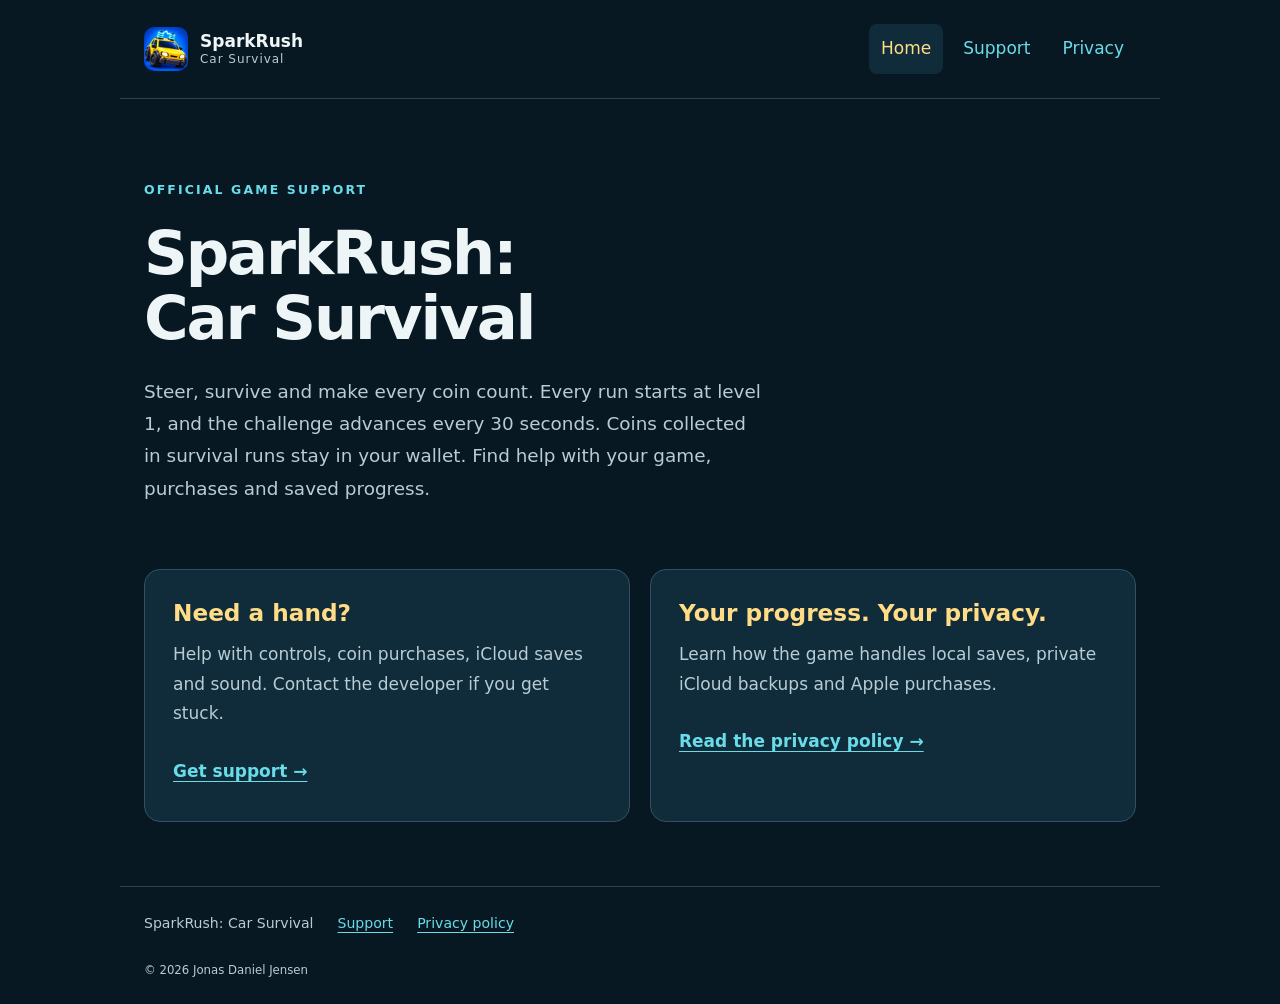
<file: index.html>
<!doctype html>
<html lang="en"><head><meta charset="utf-8"><meta name="viewport" content="width=device-width, initial-scale=1">
<title>Support &amp; privacy | SparkRush: Car Survival</title><meta name="description" content="Official support and privacy information for SparkRush: Car Survival.">
<link rel="icon" href="icon.png"><link rel="stylesheet" href="style.css"></head>
<body><a class="skip" href="#main">Skip to content</a><header><a class="brand" href="index.html"><img src="icon.png" alt="" width="44" height="44"><span>SparkRush<small>Car Survival</small></span></a><nav aria-label="Main navigation"><a href="index.html" aria-current="page">Home</a><a href="support.html">Support</a><a href="privacy.html">Privacy</a></nav></header>
<main id="main"><section class="hero"><p class="eyebrow">Official game support</p><h1>SparkRush:<br>Car Survival</h1><p class="lead">Steer, survive and make every coin count. Every run starts at level 1, and the challenge advances every 30 seconds. Coins collected in survival runs stay in your wallet. Find help with your game, purchases and saved progress.</p></section><div class="cards"><section class="card"><h2>Need a hand?</h2><p>Help with controls, coin purchases, iCloud saves and sound. Contact the developer if you get stuck.</p><a href="support.html">Get support →</a></section><section class="card"><h2>Your progress. Your privacy.</h2><p>Learn how the game handles local saves, private iCloud backups and Apple purchases.</p><a href="privacy.html">Read the privacy policy →</a></section></div></main><footer><span>SparkRush: Car Survival</span><a href="support.html">Support</a><a href="privacy.html">Privacy policy</a><small>© 2026 Jonas Daniel Jensen</small></footer></body></html>
</file>
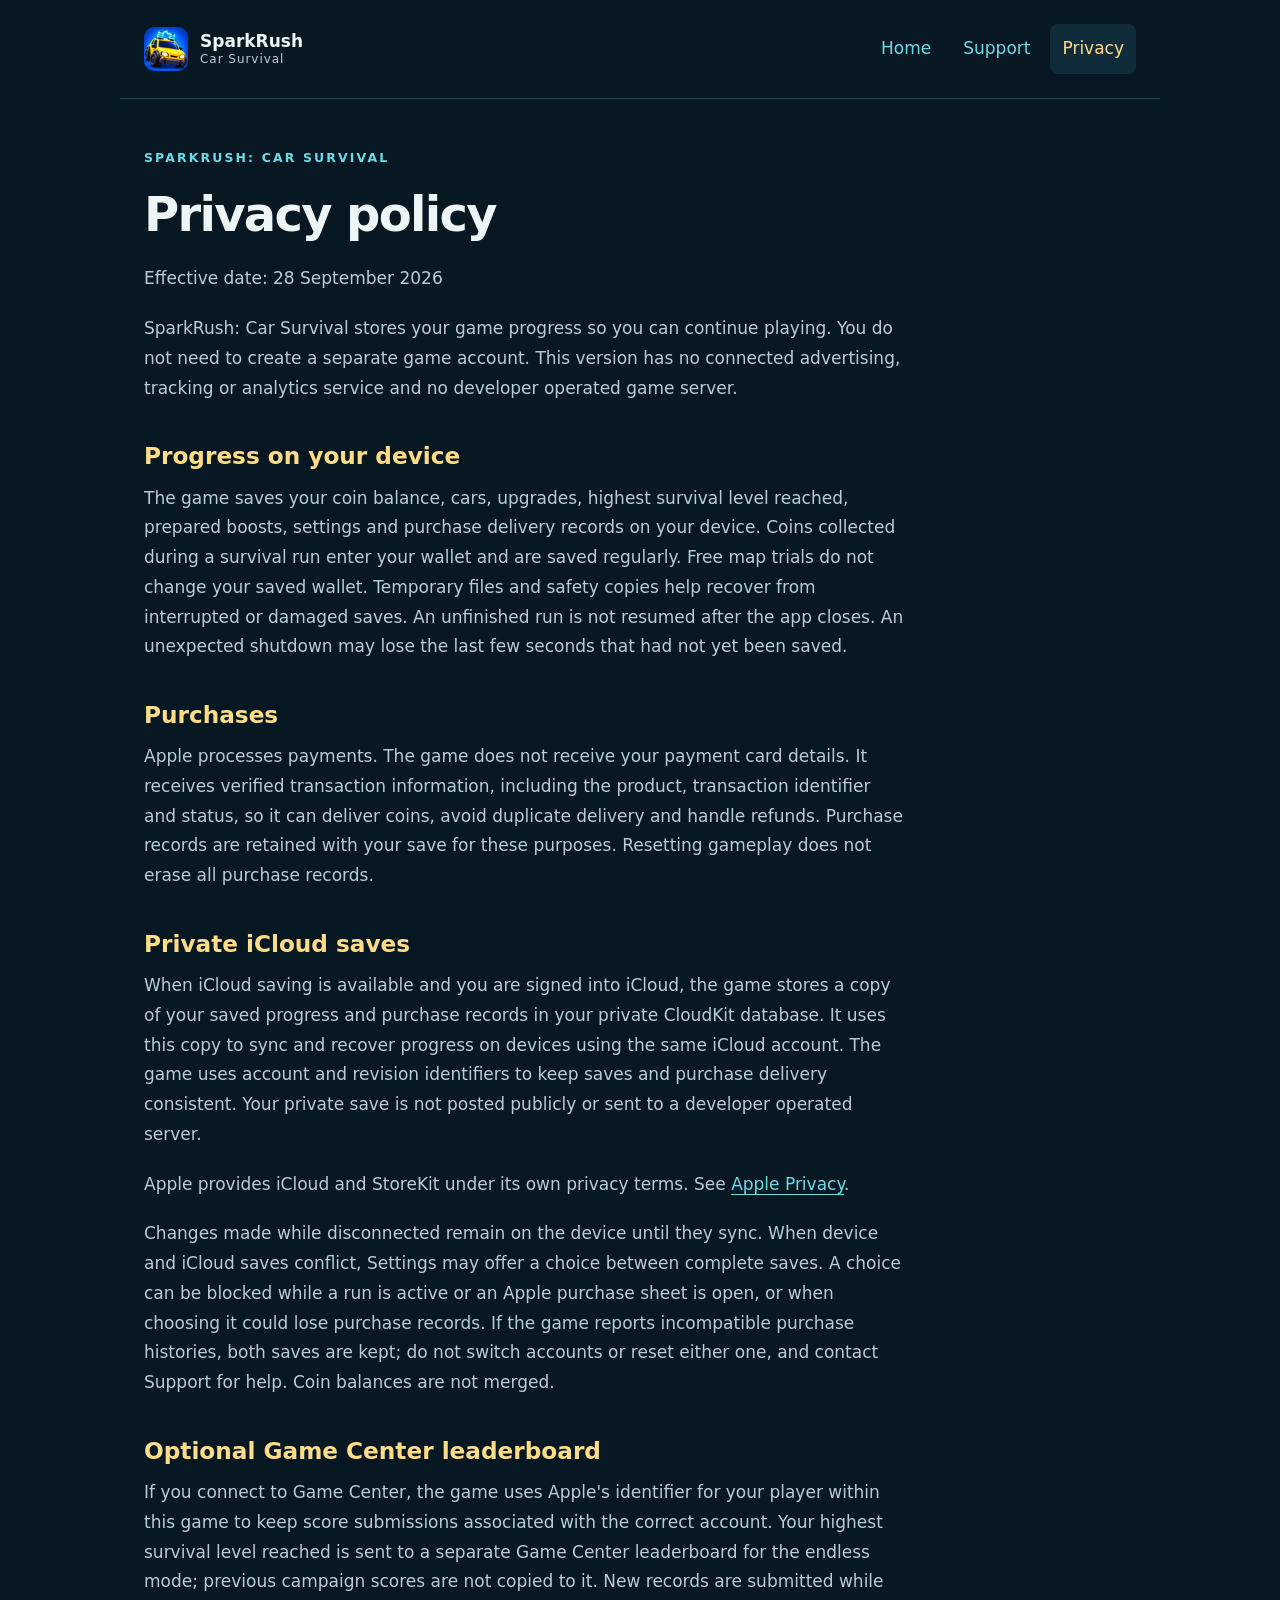
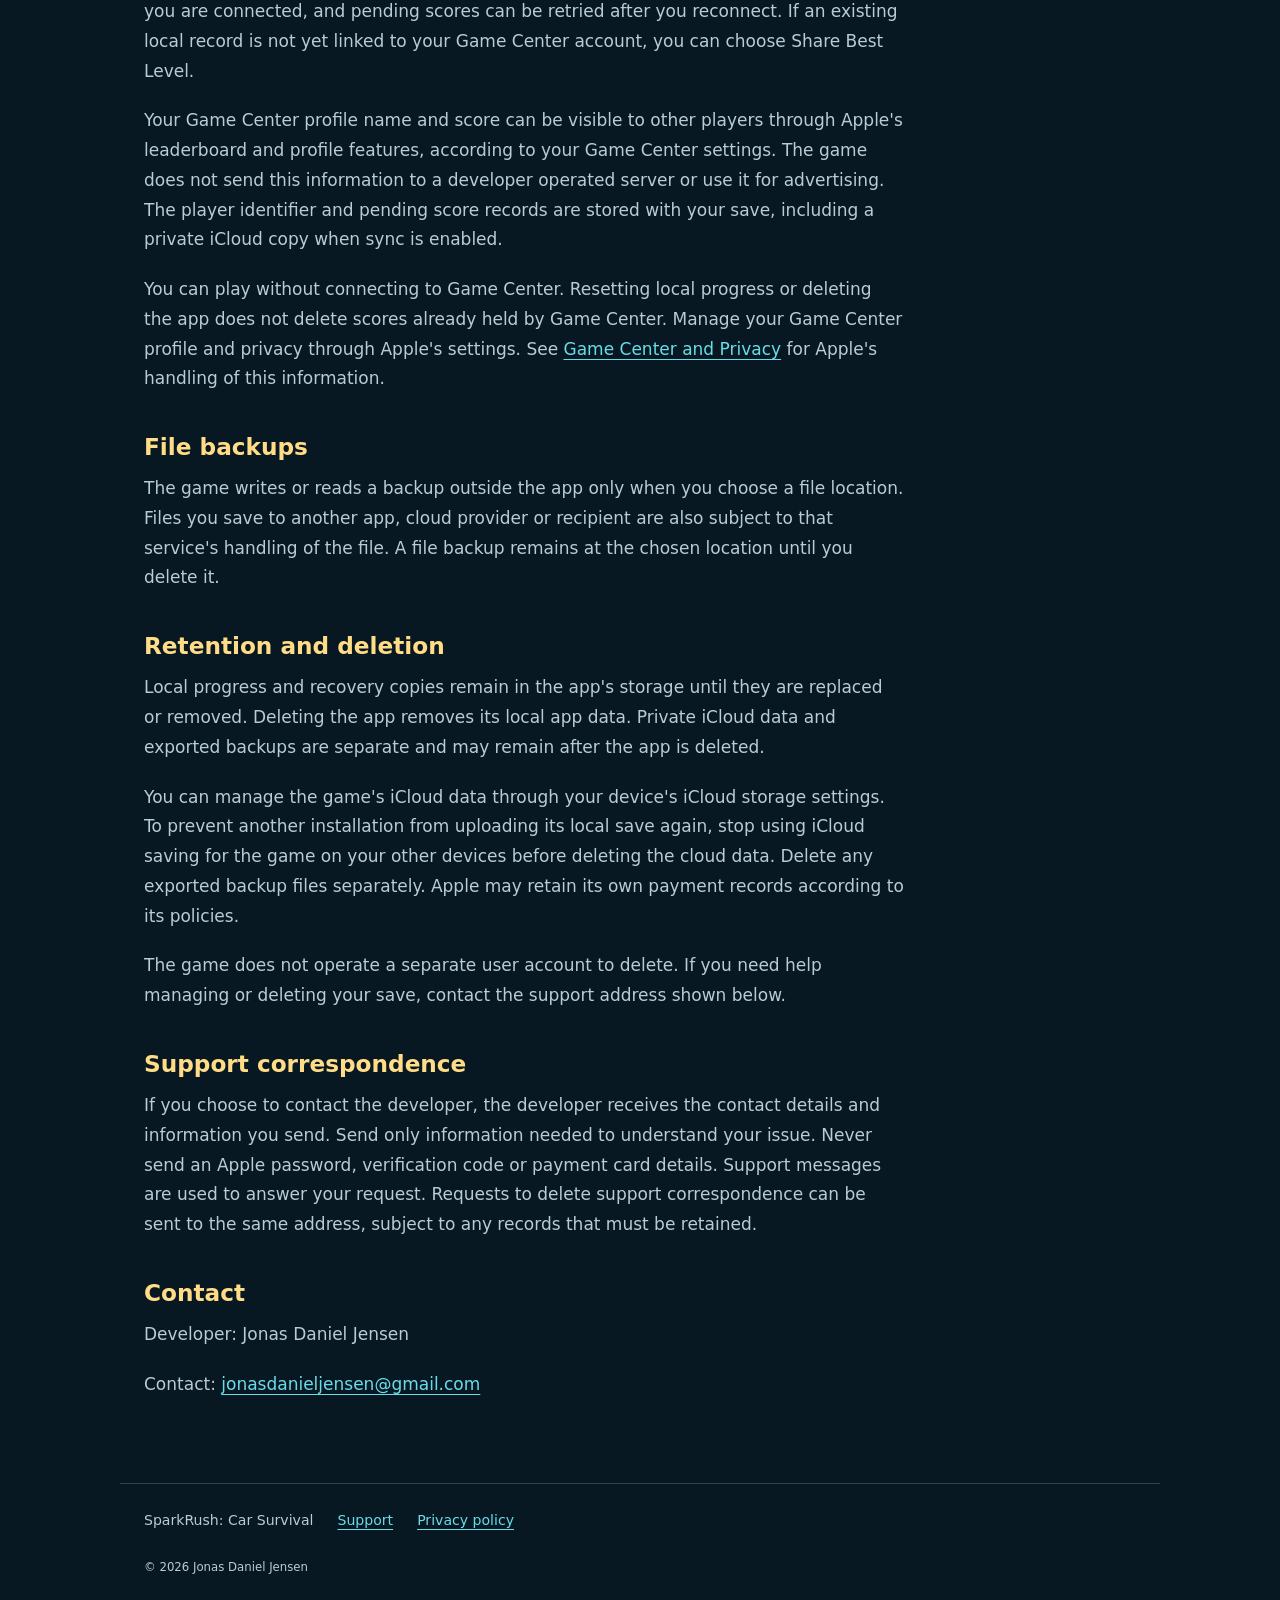
<file: privacy.html>
<!doctype html>
<html lang="en"><head><meta charset="utf-8"><meta name="viewport" content="width=device-width, initial-scale=1">
<title>Privacy policy | SparkRush: Car Survival</title><meta name="description" content="How SparkRush handles game progress, Apple purchases, iCloud saves and support messages.">
<link rel="icon" href="icon.png"><link rel="stylesheet" href="style.css"></head>
<body><a class="skip" href="#main">Skip to content</a><header><a class="brand" href="index.html"><img src="icon.png" alt="" width="44" height="44"><span>SparkRush<small>Car Survival</small></span></a><nav aria-label="Main navigation"><a href="index.html">Home</a><a href="support.html">Support</a><a href="privacy.html" aria-current="page">Privacy</a></nav></header>
<main id="main"><article class="article"><p class="eyebrow">SparkRush: Car Survival</p><h1>Privacy policy</h1><p>Effective date: 28 September 2026</p>
<p>SparkRush: Car Survival stores your game progress so you can continue playing. You do not need to create a separate game account. This version has no connected advertising, tracking or analytics service and no developer operated game server.</p>
<h2>Progress on your device</h2>
<p>The game saves your coin balance, cars, upgrades, highest survival level reached, prepared boosts, settings and purchase delivery records on your device. Coins collected during a survival run enter your wallet and are saved regularly. Free map trials do not change your saved wallet. Temporary files and safety copies help recover from interrupted or damaged saves. An unfinished run is not resumed after the app closes. An unexpected shutdown may lose the last few seconds that had not yet been saved.</p>
<h2>Purchases</h2>
<p>Apple processes payments. The game does not receive your payment card details. It receives verified transaction information, including the product, transaction identifier and status, so it can deliver coins, avoid duplicate delivery and handle refunds. Purchase records are retained with your save for these purposes. Resetting gameplay does not erase all purchase records.</p>
<h2>Private iCloud saves</h2>
<p>When iCloud saving is available and you are signed into iCloud, the game stores a copy of your saved progress and purchase records in your private CloudKit database. It uses this copy to sync and recover progress on devices using the same iCloud account. The game uses account and revision identifiers to keep saves and purchase delivery consistent. Your private save is not posted publicly or sent to a developer operated server.</p>
<p>Apple provides iCloud and StoreKit under its own privacy terms. See <a href="https://www.apple.com/legal/privacy/">Apple Privacy</a>.</p>
<p>Changes made while disconnected remain on the device until they sync. When device and iCloud saves conflict, Settings may offer a choice between complete saves. A choice can be blocked while a run is active or an Apple purchase sheet is open, or when choosing it could lose purchase records. If the game reports incompatible purchase histories, both saves are kept; do not switch accounts or reset either one, and contact Support for help. Coin balances are not merged.</p>
<h2>Optional Game Center leaderboard</h2>
<p>If you connect to Game Center, the game uses Apple's identifier for your player within this game to keep score submissions associated with the correct account. Your highest survival level reached is sent to a separate Game Center leaderboard for the endless mode; previous campaign scores are not copied to it. New records are submitted while you are connected, and pending scores can be retried after you reconnect. If an existing local record is not yet linked to your Game Center account, you can choose Share Best Level.</p>
<p>Your Game Center profile name and score can be visible to other players through Apple's leaderboard and profile features, according to your Game Center settings. The game does not send this information to a developer operated server or use it for advertising. The player identifier and pending score records are stored with your save, including a private iCloud copy when sync is enabled.</p>
<p>You can play without connecting to Game Center. Resetting local progress or deleting the app does not delete scores already held by Game Center. Manage your Game Center profile and privacy through Apple's settings. See <a href="https://www.apple.com/legal/privacy/data/en/game-center/">Game Center and Privacy</a> for Apple's handling of this information.</p>
<h2>File backups</h2>
<p>The game writes or reads a backup outside the app only when you choose a file location. Files you save to another app, cloud provider or recipient are also subject to that service&#x27;s handling of the file. A file backup remains at the chosen location until you delete it.</p>
<h2>Retention and deletion</h2>
<p>Local progress and recovery copies remain in the app&#x27;s storage until they are replaced or removed. Deleting the app removes its local app data. Private iCloud data and exported backups are separate and may remain after the app is deleted.</p>
<p>You can manage the game&#x27;s iCloud data through your device&#x27;s iCloud storage settings. To prevent another installation from uploading its local save again, stop using iCloud saving for the game on your other devices before deleting the cloud data. Delete any exported backup files separately. Apple may retain its own payment records according to its policies.</p>
<p>The game does not operate a separate user account to delete. If you need help managing or deleting your save, contact the support address shown below.</p>
<h2>Support correspondence</h2>
<p>If you choose to contact the developer, the developer receives the contact details and information you send. Send only information needed to understand your issue. Never send an Apple password, verification code or payment card details. Support messages are used to answer your request. Requests to delete support correspondence can be sent to the same address, subject to any records that must be retained.</p>
<h2>Contact</h2>
<p>Developer: Jonas Daniel Jensen</p>
<p>Contact: <a href="mailto:jonasdanieljensen@gmail.com">jonasdanieljensen@gmail.com</a></p></article></main><footer><span>SparkRush: Car Survival</span><a href="support.html">Support</a><a href="privacy.html">Privacy policy</a><small>© 2026 Jonas Daniel Jensen</small></footer></body></html>
</file>
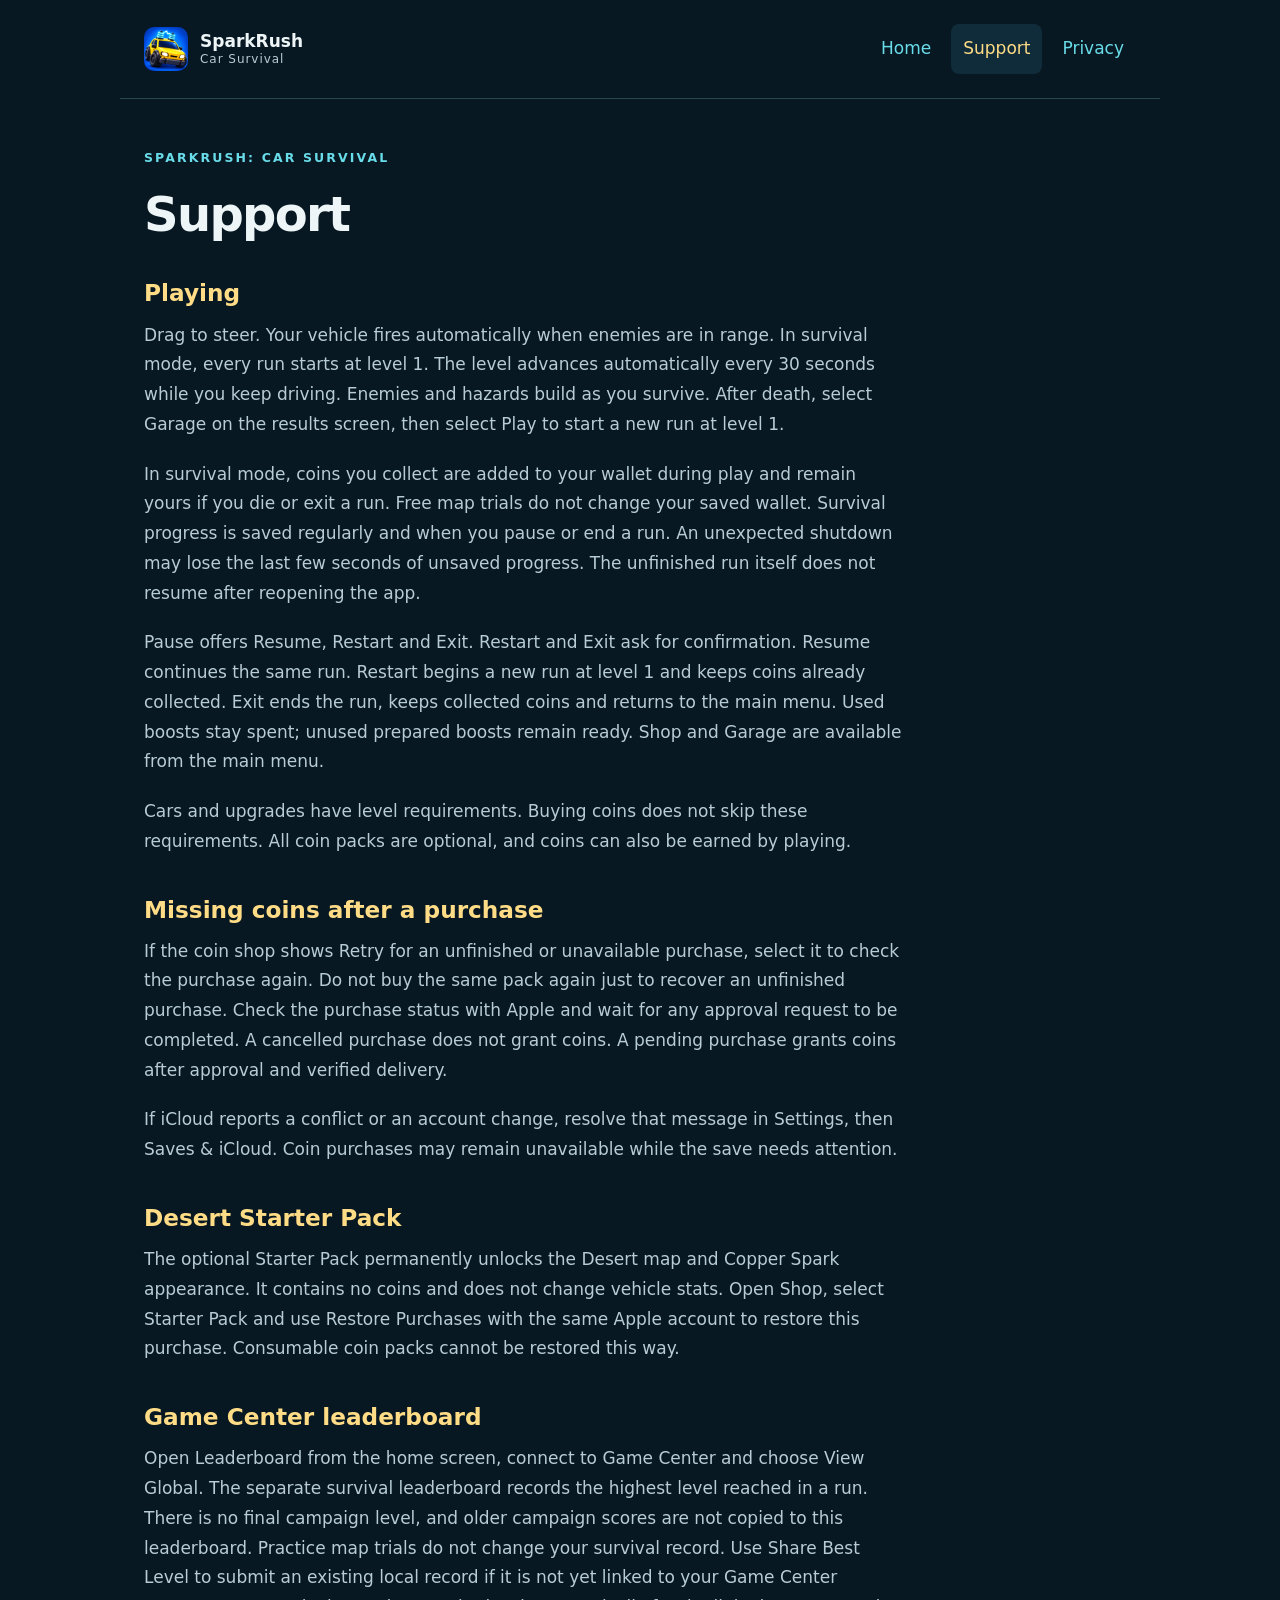
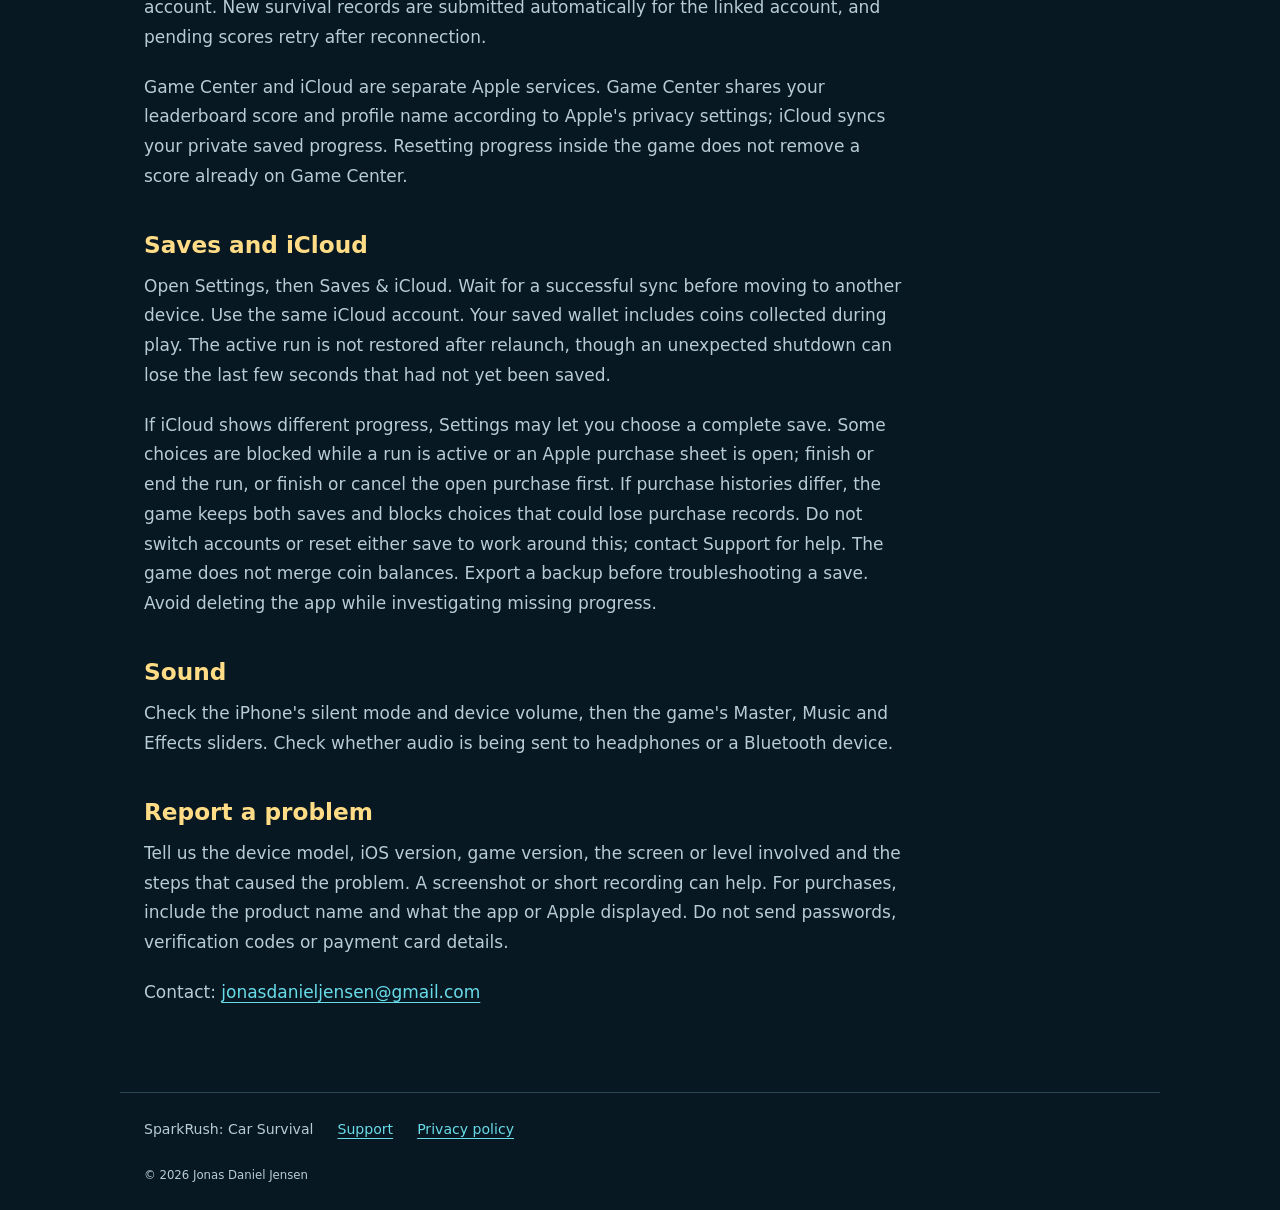
<file: support.html>
<!doctype html>
<html lang="en"><head><meta charset="utf-8"><meta name="viewport" content="width=device-width, initial-scale=1">
<title>Support | SparkRush: Car Survival</title><meta name="description" content="Help with SparkRush controls, coin purchases, iCloud saves and sound.">
<link rel="icon" href="icon.png"><link rel="stylesheet" href="style.css"></head>
<body><a class="skip" href="#main">Skip to content</a><header><a class="brand" href="index.html"><img src="icon.png" alt="" width="44" height="44"><span>SparkRush<small>Car Survival</small></span></a><nav aria-label="Main navigation"><a href="index.html">Home</a><a href="support.html" aria-current="page">Support</a><a href="privacy.html">Privacy</a></nav></header>
<main id="main"><article class="article"><p class="eyebrow">SparkRush: Car Survival</p><h1>Support</h1><h2>Playing</h2>
<p>Drag to steer. Your vehicle fires automatically when enemies are in range. In survival mode, every run starts at level 1. The level advances automatically every 30 seconds while you keep driving. Enemies and hazards build as you survive. After death, select Garage on the results screen, then select Play to start a new run at level 1.</p>
<p>In survival mode, coins you collect are added to your wallet during play and remain yours if you die or exit a run. Free map trials do not change your saved wallet. Survival progress is saved regularly and when you pause or end a run. An unexpected shutdown may lose the last few seconds of unsaved progress. The unfinished run itself does not resume after reopening the app.</p>
<p>Pause offers Resume, Restart and Exit. Restart and Exit ask for confirmation. Resume continues the same run. Restart begins a new run at level 1 and keeps coins already collected. Exit ends the run, keeps collected coins and returns to the main menu. Used boosts stay spent; unused prepared boosts remain ready. Shop and Garage are available from the main menu.</p>
<p>Cars and upgrades have level requirements. Buying coins does not skip these requirements. All coin packs are optional, and coins can also be earned by playing.</p>
<h2>Missing coins after a purchase</h2>
<p>If the coin shop shows Retry for an unfinished or unavailable purchase, select it to check the purchase again. Do not buy the same pack again just to recover an unfinished purchase. Check the purchase status with Apple and wait for any approval request to be completed. A cancelled purchase does not grant coins. A pending purchase grants coins after approval and verified delivery.</p>
<p>If iCloud reports a conflict or an account change, resolve that message in Settings, then Saves &amp; iCloud. Coin purchases may remain unavailable while the save needs attention.</p>
<h2>Desert Starter Pack</h2>
<p>The optional Starter Pack permanently unlocks the Desert map and Copper Spark appearance. It contains no coins and does not change vehicle stats. Open Shop, select Starter Pack and use Restore Purchases with the same Apple account to restore this purchase. Consumable coin packs cannot be restored this way.</p>
<h2>Game Center leaderboard</h2>
<p>Open Leaderboard from the home screen, connect to Game Center and choose View Global. The separate survival leaderboard records the highest level reached in a run. There is no final campaign level, and older campaign scores are not copied to this leaderboard. Practice map trials do not change your survival record. Use Share Best Level to submit an existing local record if it is not yet linked to your Game Center account. New survival records are submitted automatically for the linked account, and pending scores retry after reconnection.</p>
<p>Game Center and iCloud are separate Apple services. Game Center shares your leaderboard score and profile name according to Apple's privacy settings; iCloud syncs your private saved progress. Resetting progress inside the game does not remove a score already on Game Center.</p>
<h2>Saves and iCloud</h2>
<p>Open Settings, then Saves &amp; iCloud. Wait for a successful sync before moving to another device. Use the same iCloud account. Your saved wallet includes coins collected during play. The active run is not restored after relaunch, though an unexpected shutdown can lose the last few seconds that had not yet been saved.</p>
<p>If iCloud shows different progress, Settings may let you choose a complete save. Some choices are blocked while a run is active or an Apple purchase sheet is open; finish or end the run, or finish or cancel the open purchase first. If purchase histories differ, the game keeps both saves and blocks choices that could lose purchase records. Do not switch accounts or reset either save to work around this; contact Support for help. The game does not merge coin balances. Export a backup before troubleshooting a save. Avoid deleting the app while investigating missing progress.</p>
<h2>Sound</h2>
<p>Check the iPhone&#x27;s silent mode and device volume, then the game&#x27;s Master, Music and Effects sliders. Check whether audio is being sent to headphones or a Bluetooth device.</p>
<h2>Report a problem</h2>
<p>Tell us the device model, iOS version, game version, the screen or level involved and the steps that caused the problem. A screenshot or short recording can help. For purchases, include the product name and what the app or Apple displayed. Do not send passwords, verification codes or payment card details.</p>
<p>Contact: <a href="mailto:jonasdanieljensen@gmail.com">jonasdanieljensen@gmail.com</a></p></article></main><footer><span>SparkRush: Car Survival</span><a href="support.html">Support</a><a href="privacy.html">Privacy policy</a><small>© 2026 Jonas Daniel Jensen</small></footer></body></html>
</file>
<file: style.css>
:root{color-scheme:dark;--bg:#071822;--panel:#102c3a;--text:#edf5f7;--muted:#b8ccd5;--cyan:#69dce9;--gold:#ffdc85}
*{box-sizing:border-box}body{margin:0;background:var(--bg);color:var(--text);font:17px/1.75 system-ui,-apple-system,BlinkMacSystemFont,"Segoe UI",sans-serif}a{color:var(--cyan);text-underline-offset:4px}a:hover{color:var(--gold)}a:focus-visible{outline:3px solid var(--gold);outline-offset:5px}header,main,footer{max-width:1040px;margin:auto;padding:24px}header{display:flex;align-items:center;justify-content:space-between;gap:20px;border-bottom:1px solid #284551}.brand{display:flex;align-items:center;gap:12px;text-decoration:none;color:var(--text);font-weight:750;line-height:1.3}.brand img{border-radius:10px}.brand small{display:block;color:var(--muted);font-size:12px;font-weight:500;letter-spacing:.08em}nav{display:flex;gap:8px}nav a{padding:10px 12px;text-decoration:none;border-radius:8px}nav a[aria-current]{background:var(--panel);color:var(--gold)}main{min-height:65vh;padding-top:48px;padding-bottom:64px}h1{font-size:clamp(2.2rem,6vw,3.8rem);line-height:1.08;letter-spacing:-.035em;margin:12px 0 24px}h2{font-size:1.45rem;line-height:1.3;margin:38px 0 12px;color:var(--gold)}p{margin:0 0 20px;color:var(--muted)}.eyebrow{font-size:.78rem;font-weight:700;letter-spacing:.17em;text-transform:uppercase;color:var(--cyan)}.lead{font-size:1.15rem;max-width:620px}.hero{padding:32px 0 44px}.cards{display:grid;grid-template-columns:1fr 1fr;gap:20px}.card{background:var(--panel);padding:28px;border:1px solid #305364;border-radius:16px}.card h2{margin-top:0}.card a{display:inline-block;min-height:44px;padding-top:8px;font-weight:650}.article{max-width:760px}.article h1{font-size:clamp(2rem,5vw,3rem)}.article a{overflow-wrap:anywhere}footer{display:flex;gap:24px;flex-wrap:wrap;border-top:1px solid #284551;color:var(--muted);font-size:.88rem}footer small{flex-basis:100%}.skip{position:absolute;left:16px;top:-100px;background:var(--bg);padding:12px;z-index:2}.skip:focus{top:12px}@media(max-width:580px){header{align-items:flex-start;flex-direction:column;padding:20px}nav{width:100%;justify-content:space-between}nav a{padding:10px}main{padding:28px 20px 48px}.cards{grid-template-columns:1fr}.card{padding:24px}.hero{padding:20px 0 24px}footer{padding:24px 20px;gap:16px}}@media(prefers-reduced-motion:no-preference){a{transition:color .15s ease}}
</file>
